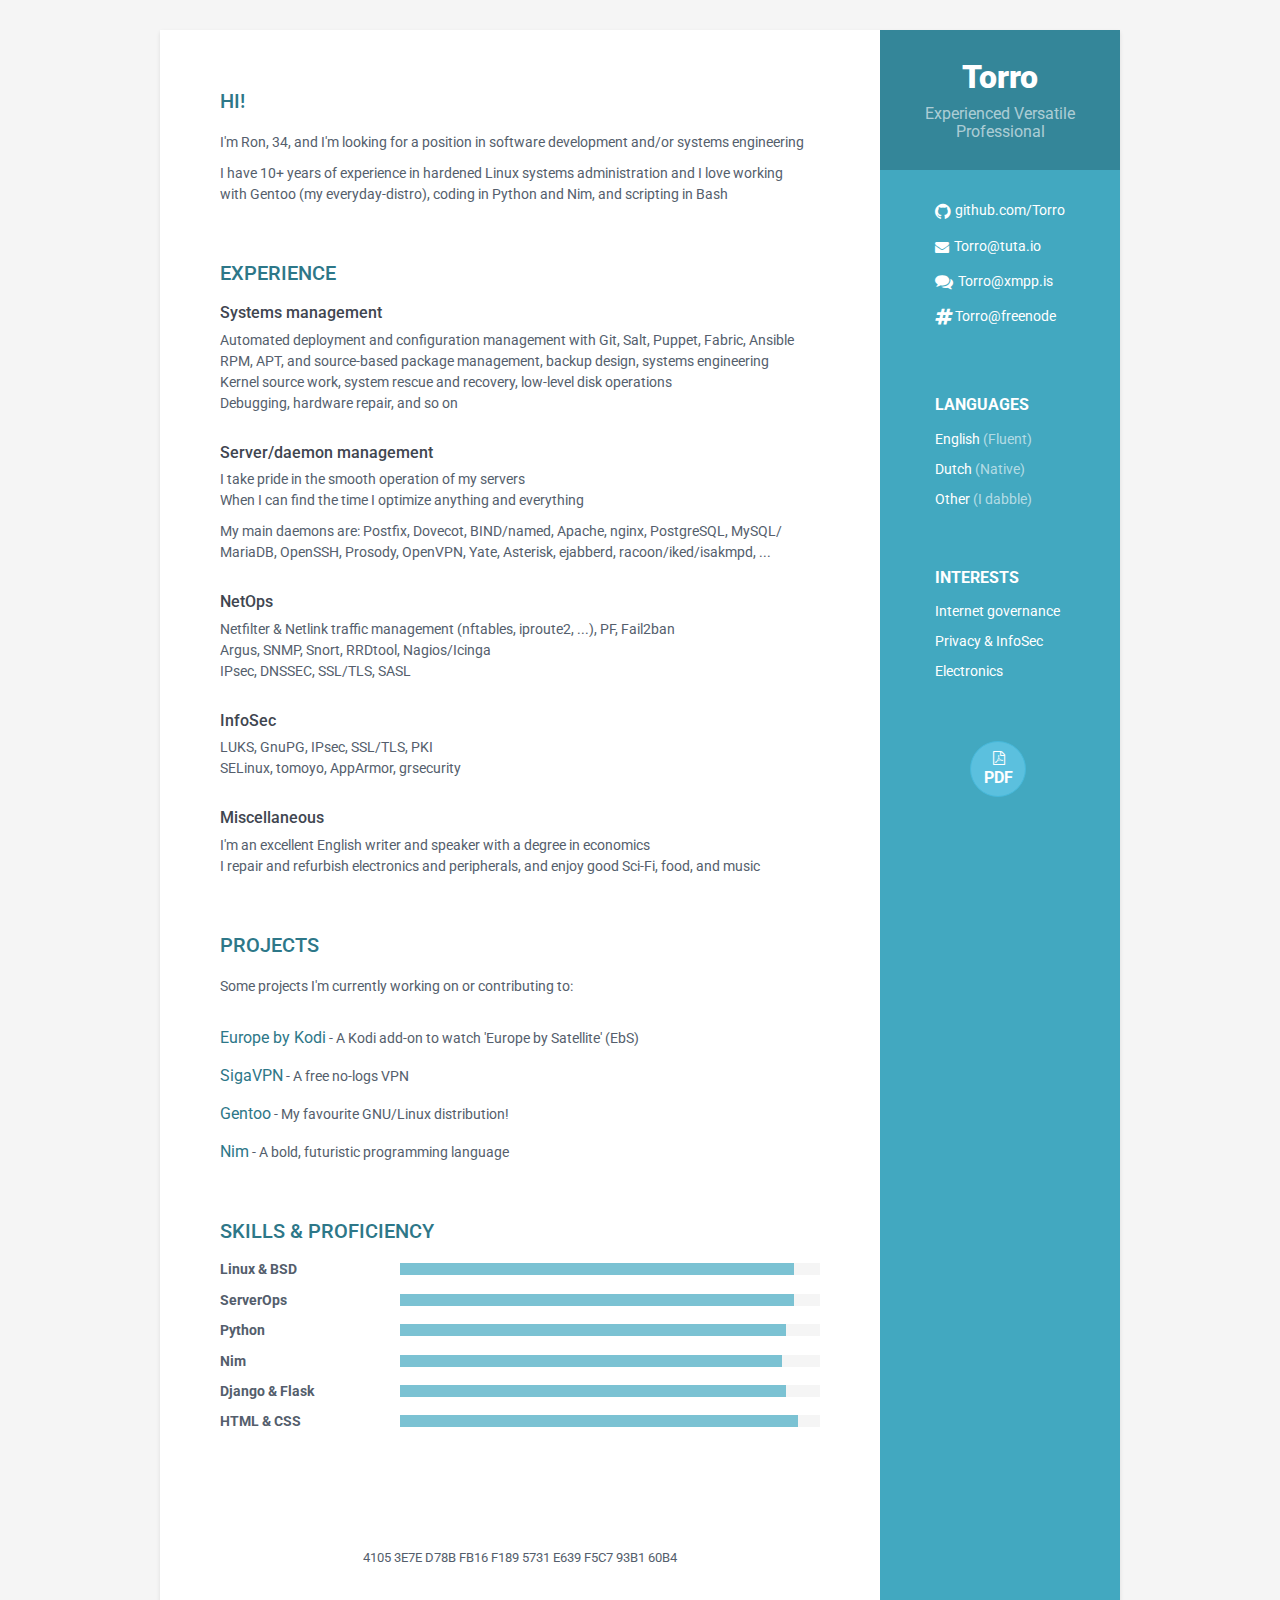
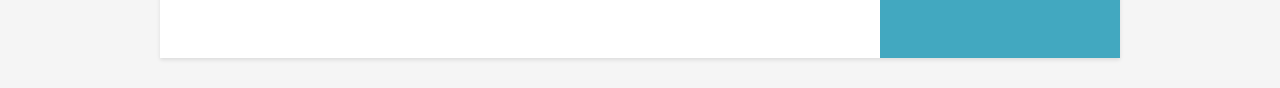
<file: index.html>
<!--
-----BEGIN PGP SIGNED MESSAGE-----
Hash: SHA512

 -->
<!DOCTYPE html> <!--[if IE 8]> <html lang="en" class="ie8"> <![endif]--> <!--[if IE 9]> <html lang="en" class="ie9"> <![endif]--> <!--[if !IE]><!--> <html lang="en"> <!--<![endif]--> <head> <title>Resumé</title> <!-- Meta --> <meta charset="utf-8"> <meta http-equiv="X-UA-Compatible" content="IE=edge"> <meta name="viewport" content="width=device-width, initial-scale=1.0"> <meta name="description" content="Torro's resumé"> <link href='https://fonts.googleapis.com/css?family=Roboto:400,500,400italic,300italic,300,500italic,700,700italic,900,900italic' rel='stylesheet' type='text/css'> <!-- Global CSS --> <link rel="stylesheet" href="https://cdnjs.cloudflare.com/ajax/libs/twitter-bootstrap/3.3.7/css/bootstrap.min.css" integrity="sha256-916EbMg70RQy9LHiGkXzG8hSg9EdNy97GazNG/aiY1w=" crossorigin="anonymous" /> <!-- Plugins CSS --> <link rel="stylesheet" href="https://cdnjs.cloudflare.com/ajax/libs/font-awesome/4.7.0/css/font-awesome.min.css" integrity="sha256-eZrrJcwDc/3uDhsdt61sL2oOBY362qM3lon1gyExkL0=" crossorigin="anonymous" /> <!-- Theme CSS --> <link id="theme-style" rel="stylesheet" href="/assets/css/styles.css"> <!-- HTML5 shim and Respond.js for IE8 support of HTML5 elements and media queries --> <!--[if lt IE 9]> <script src="https://oss.maxcdn.com/html5shiv/3.7.2/html5shiv.min.js"></script> <script src="https://oss.maxcdn.com/respond/1.4.2/respond.min.js"></script> <![endif]--> </head> <body> <div class="wrapper"> <!-- Use icons from fontawesome when you are adding new item in the contact list --> <div class="sidebar-wrapper"> <div class="profile-container"> <h1 class="name">Torro</h1> <h3 class="tagline">Experienced Versatile Professional</h3> </div><!--//profile-container--> <div class="contact-container container-block"> <ul class="list-unstyled contact-list"> <li class="github"><i class="fa fa-github"></i><a href="http://github.com/Torro" target="_blank">github.com/Torro</a></li> <li class="email"><i class="fa fa-envelope"></i><a href="mailto:Torro@tuta.io">Torro@tuta.io</a></li> <li class="xmpp"><i class="fa fa-comments"></i><a href="xmpp://Torro@xmpp.is">Torro@xmpp.is</a></li> <li class="freenode"><i class="fa fa-hashtag" id="freenode"></i><a href="ircs://chat.freenode.net">Torro@freenode</a></li> </ul> </div><!--//contact-container--> <div class="languages-container container-block"> <h2 class="container-block-title">Languages</h2> <ul class="list-unstyled interests-list"> <li>English <span class="lang-desc">(Fluent)</span></li> <li>Dutch <span class="lang-desc">(Native)</span></li> <li>Other <span class="lang-desc">(I dabble)</span></li> </ul> </div><!--//interests--> <div class="interests-container container-block"> <h2 class="container-block-title">Interests</h2> <ul class="list-unstyled interests-list"> <li>Internet governance</li> <li>Privacy &amp; InfoSec</li> <li>Electronics</li> </ul> </div><!--//interests--> <div class="container-btn-center"> <a title="Download Ron's resumé" download href="assets/Ron's resumé.pdf" class="btn btn-info btn-circle"><i class="fa fa-file-pdf-o"></i><h2 class="container-block-title">pdf</h2></a> </div> </div><!--//sidebar-wrapper--> <div class="main-wrapper"> <section class="section summary-section"> <h2 class="section-title">Hi!</h2> <div class="summary"> <p> <span>I'm Ron, 34, and I'm looking for a position in software development and/or systems engineering</span> </p> <p> <span>I have 10+ years of experience in hardened Linux systems administration and I love working</span> <span>with Gentoo (my everyday-distro), coding in Python and Nim, and scripting in Bash</span> </p> </div><!--//summary--> </section><!--//section--> <section class="section experiences-section"> <h2 class="section-title">Experience</h2> <div class="item"> <div class="meta"> <div class="upper-row"> <h3 class="job-title">Systems management</h3> </div><!--//upper-row--> <div class="company"></div> </div><!--//meta--> <div class="details"> <p> <span>Automated deployment and configuration management with Git, Salt, Puppet, Fabric, Ansible</span> <span>RPM, APT, and source-based package management, backup design, systems engineering</span> <span>Kernel source work, system rescue and recovery, low-level disk operations</span> <span>Debugging, hardware repair, and so on</span> </p> </div><!--//details--> </div><!--//item--> <div class="item"> <div class="meta"> <div class="upper-row"> <h3 class="job-title">Server/daemon management</h3> </div><!--//upper-row--> <div class="company"></div> </div><!--//meta--> <div class="details"> <p> <span>I take pride in the smooth operation of my servers</span> <span>When I can find the time I optimize anything and everything</span> </p> <p> <span>My main daemons are: Postfix, Dovecot, BIND/named, Apache, nginx, PostgreSQL, MySQL/</span> <span>MariaDB, OpenSSH, Prosody, OpenVPN, Yate, Asterisk, ejabberd, racoon/iked/isakmpd, ...</span> </p> </div><!--//details--> </div><!--//item--> <div class="item"> <div class="meta"> <div class="upper-row"> <h3 class="job-title">NetOps</h3> </div><!--//upper-row--> <div class="company"></div> </div><!--//meta--> <div class="details"> <p> <span>Netfilter &amp; Netlink traffic management (nftables, iproute2, ...), PF, Fail2ban</span> <span>Argus, SNMP, Snort, RRDtool, Nagios/Icinga</span> <span>IPsec, DNSSEC, SSL/TLS, SASL</span> </p> </div><!--//details--> </div><!--//item--> <div class="item"> <div class="meta"> <div class="upper-row"> <h3 class="job-title">InfoSec</h3> </div><!--//upper-row--> <div class="company"></div> </div><!--//meta--> <div class="details"> <p> <span>LUKS, GnuPG, IPsec, SSL/TLS, PKI</span> <span>SELinux, tomoyo, AppArmor, grsecurity</span> </p> </div><!--//details--> </div><!--//item--> <div class="item"> <div class="meta"> <div class="upper-row"> <h3 class="job-title">Miscellaneous</h3> </div><!--//upper-row--> <div class="company"></div> </div><!--//meta--> <div class="details"> <p> <span>I'm an excellent English writer and speaker with a degree in economics</span> <span>I repair and refurbish electronics and peripherals, and enjoy good Sci-Fi, food, and music</span> </p> </div><!--//details--> </div><!--//item--> </section><!--//section--> <section class="section projects-section"> <h2 class="section-title">Projects</h2> <div class="intro"> <p>Some projects I'm currently working on or contributing to:</p> </div> <div class="item"> <span class="project-title"><a href="https://github.com/torro/plugin.video.EuropebyKodi">Europe by Kodi</a></span> - <span class="project-tagline">A Kodi add-on to watch 'Europe by Satellite' (EbS)</span> </div> <div class="item"> <span class="project-title"><a href="https://sigavpn.com">SigaVPN</a></span> - <span class="project-tagline">A free no-logs VPN</span></div> <div class="item"> <span class="project-title"><a href="https://gentoo.org">Gentoo</a></span> - <span class="project-tagline">My favourite GNU/Linux distribution!</span></div> <div class="item"> <span class="project-title"><a href="https://nim-lang.org">Nim</a></span> - <span class="project-tagline">A bold, futuristic programming language</span></div> </section> <section class="skills-section section"> <h2 class="section-title">Skills &amp; Proficiency</h2> <div class="skillset"> <div class="item"> <h3 class="level-title">Linux &amp; BSD</h3> <div class="level-bar"> <div class="level-bar-inner" data-level="98%"> </div> </div><!--//level-bar--> </div><!--//item--> <div class="item"> <h3 class="level-title">ServerOps</h3> <div class="level-bar"> <div class="level-bar-inner" data-level="98%"> </div> </div><!--//level-bar--> </div><!--//item--> <div class="item"> <h3 class="level-title">Python</h3> <div class="level-bar"> <div class="level-bar-inner" data-level="96%"> </div> </div><!--//level-bar--> </div><!--//item--> <div class="item"> <h3 class="level-title">Nim</h3> <div class="level-bar"> <div class="level-bar-inner" data-level="95%"> </div> </div> </div> <div class="item"> <h3 class="level-title">Django &amp; Flask</h3> <div class="level-bar"> <div class="level-bar-inner" data-level="96%"> </div> </div><!--//level-bar--> </div><!--//item--> <div class="item"> <h3 class="level-title">HTML &amp; CSS</h3> <div class="level-bar"> <div class="level-bar-inner" data-level="99%"> </div> </div><!--//level-bar--> </div><!--//item--> </div> </section><!--//skills-section--> <footer class="footer"> <div> <small class="pgp">4105 3E7E D78B FB16 F189 5731 E639 F5C7 93B1 60B4</small> </div><!--//container--> </footer><!--//footer--> </div><!--//main-body--> </div> <!-- Javascript --> <script src="https://cdnjs.cloudflare.com/ajax/libs/jquery/2.2.4/jquery.min.js" integrity="sha256-BbhdlvQf/xTY9gja0Dq3HiwQF8LaCRTXxZKRutelT44=" crossorigin="anonymous"></script> <script src="https://cdnjs.cloudflare.com/ajax/libs/twitter-bootstrap/3.3.7/js/bootstrap.min.js" integrity="sha256-U5ZEeKfGNOja007MMD3YBI0A3OSZOQbeG6z2f2Y0hu8=" crossorigin="anonymous"></script> <!-- custom js --> <script type="text/javascript" src="/assets/js/main.min.js"></script> </body> </html>
<!--
-----BEGIN PGP SIGNATURE-----

iQIzBAEBCgAdFiEEQQU+fteL+xbxiVcx5jn1x5OxYLQFAl/I/RsACgkQ5jn1x5Ox
YLSkpxAAp/aXwK44w653IwYYc58cQtNaEkfRhwZgTLh9C72jwfNKdLYaVlKeKb37
GKx8gvM0UmNhcmFVI6hZlouKQty8qL3vebTMtsxWOt4epSroC1j7jgQt/Oqai9CF
c3nVXobisjQGhW2CZI/t1T7m35bvu4lFro9Ipi1Kux+dxwuqht2lOwMNQweHXLj7
TzKGh25eBYL2OeKh2F8Xj3kvuAgBX5r8Aw8PTw2LakTgdSDvys589Dl++5+FEMbB
AuFmqnqembzAALi8BriQfX3qKVaHXFKCO+oYvVRTwe6Yxm1bg4HyYJmPIBNPggH5
9cJ/b+pYnpZh6XJLXe6d2cIQYGEzn9I12mQfa+cCxgaOhPsT0EEXHMeFvxyAB/T+
eHQ9EhIRdhn7GUfbG+sou0uN2zHJvPeUzFJBEW12rj/LOGoCyzWMFpXQSrZSLXE9
loG7fd0dDIAl5RDqeZ8HgCOk9pDsXcn2P5JdEqGrL5MLhvdEBX1kkobypwejCRhq
znvnDn85QUGSEdbIBs6iG8E3/+J0k78UsLOjMpWKep7HLAoOnCaojIofHBKOkgxa
WVx7BvUxMk4Ku1Nr6U5cCjAmzFfrzJJ7Tgpq0oI1i5kDcSxmn1LgDzi4chSmk84S
qo0UTykUIpLJGzU7NinjR9pMp28GMj+HAhs9JrJLT1JzAFDS6p4=
=685p
-----END PGP SIGNATURE-----
-->
</file>
<file: assets/css/styles.css>
/*   
 * Template Name: Orbit - Responsive Resume/CV Template for Developers
 * Version: 1.0
 * Author: Xiaoying Riley
 * Twitter: @3rdwave_themes
 * License: Creative Commons Attribution 3.0 License
 * Website: http://themes.3rdwavemedia.com/
*/
/* styles.css */
/* ======= Base ======= */
body {
  font-family: 'Roboto', sans-serif;
  color: #545E6C;
  background: #f5f5f5;
  font-size: 14px;
  padding: 30px;
  -webkit-font-smoothing: antialiased;
  -moz-osx-font-smoothing: grayscale;
}
h1,
h2,
h3,
h4,
h5,
h6 {
  font-weight: 700;
}
a {
  color: #2d7788;
  -webkit-transition: all 0.4s ease-in-out;
  -moz-transition: all 0.4s ease-in-out;
  -ms-transition: all 0.4s ease-in-out;
  -o-transition: all 0.4s ease-in-out;
}
a:hover {
  text-decoration: underline;
  color: #1a454f;
}
a:focus {
  text-decoration: none;
}
p {
  line-height: 1.5;
}
.wrapper {
  background: #42A8C0;
  max-width: 960px;
  margin: 0 auto;
  position: relative;
  -webkit-box-shadow: 0px 2px 4px rgba(0, 0, 0, 0.1);
  -moz-box-shadow: 0px 2px 4px rgba(0, 0, 0, 0.1);
  box-shadow: 0px 2px 4px rgba(0, 0, 0, 0.1);
}
.sidebar-wrapper {
  background: #42A8C0;
  position: absolute;
  right: 0;
  width: 240px;
  height: 100%;
  min-height: 800px;
  color: #fff;
}
.sidebar-wrapper a {
  color: #fff;
}
.sidebar-wrapper .profile-container {
  padding: 30px;
  background: rgba(0, 0, 0, 0.2);
  text-align: center;
  color: #fff;
}
.sidebar-wrapper .name {
  font-size: 32px;
  font-weight: 900;
  margin-top: 0;
  margin-bottom: 10px;
}
.sidebar-wrapper .tagline {
  color: rgba(255, 255, 255, 0.6);
  font-size: 16px;
  font-weight: 400;
  margin-top: 0;
  margin-bottom: 0;
}
.sidebar-wrapper .profile {
  margin-bottom: 15px;
}
.sidebar-wrapper .contact-list .fa {
  margin-right: 5px;
  font-size: 18px;
  vertical-align: middle;
}
.sidebar-wrapper .contact-list .fa .fn {
	margin-right: 2px;
}
.sidebar-wrapper .contact-list li {
  margin-bottom: 15px;
}
.sidebar-wrapper .contact-list li:last-child {
  margin-bottom: 0;
}
.sidebar-wrapper .contact-list .email .fa {
  font-size: 14px;
}
.sidebar-wrapper .container-block {
  padding: 30px;
  padding-left: 55px;
}
.sidebar-wrapper .container-block-title {
  text-transform: uppercase;
  font-size: 16px;
  font-weight: 700;
  margin-top: 0;
  margin-bottom: 15px;
}
.sidebar-wrapper .degree {
  font-size: 14px;
  margin-top: 0;
  margin-bottom: 5px;
}
.sidebar-wrapper .education-container .item {
  margin-bottom: 15px;
}
.sidebar-wrapper .education-container .item:last-child {
  margin-bottom: 0;
}
.sidebar-wrapper .education-container .meta {
  color: rgba(255, 255, 255, 0.6);
  font-weight: 500;
  margin-bottom: 0px;
  margin-top: 0;
}
.sidebar-wrapper .education-container .time {
  color: rgba(255, 255, 255, 0.6);
  font-weight: 500;
  margin-bottom: 0px;
}
.sidebar-wrapper .languages-container .lang-desc {
  color: rgba(255, 255, 255, 0.6);
}
.sidebar-wrapper .languages-list {
  margin-bottom: 0;
}
.sidebar-wrapper .languages-list li {
  margin-bottom: 10px;
}
.sidebar-wrapper .languages-list li:last-child {
  margin-bottom: 0;
}
.sidebar-wrapper .interests-list {
  margin-bottom: 0;
}
.sidebar-wrapper .interests-list li {
  margin-bottom: 10px;
}
.sidebar-wrapper .interests-list li:last-child {
  margin-bottom: 0;
}
.main-wrapper {
  background: #fff;
  padding: 60px;
  padding-right: 300px;
}
.main-wrapper .section-title {
  text-transform: uppercase;
  font-size: 20px;
  font-weight: 500;
  color: #2d7788;
  position: relative;
  margin-top: 0;
  margin-bottom: 20px;
}
.main-wrapper .section-title .fa {
  width: 30px;
  height: 30px;
  margin-right: 8px;
  display: inline-block;
  color: #fff;
  -webkit-border-radius: 50%;
  -moz-border-radius: 50%;
  -ms-border-radius: 50%;
  -o-border-radius: 50%;
  border-radius: 50%;
  -moz-background-clip: padding;
  -webkit-background-clip: padding-box;
  background-clip: padding-box;
  background: #2d7788;
  text-align: center;
  padding-top: 8px;
  font-size: 16px;
  position: relative;
  top: -2px;
}
.main-wrapper .section {
  margin-bottom: 57px;
}
.main-wrapper .experiences-section .item {
  margin-bottom: 30px;
}
.main-wrapper .upper-row {
  position: relative;
  overflow: hidden;
  margin-bottom: 2px; 
}
.main-wrapper .job-title {
  color: #3F4650;
  font-size: 16px;
  margin-top: 0;
  margin-bottom: 0;
  font-weight: 500;
}
.main-wrapper .time {
  position: absolute;
  right: 0;
  top: 0;
  color: #97AAC3;
}
.main-wrapper .company {
  margin-bottom: 8px;
  color: #97AAC3;
}
.main-wrapper .project-title {
  font-size: 16px;
  font-weight: 400;
  margin-top: 0;
  margin-bottom: 5px;
}
.main-wrapper .projects-section .intro {
  margin-bottom: 30px;
}
.main-wrapper .projects-section .item {
  margin-bottom: 15px;
}
.skillset .item {
  margin-bottom: 15px;
  overflow: hidden;
}
.skillset .level-title {
  font-size: 14px;
  margin-top: 0;
  margin-bottom: 12px;
}
.skillset .level-bar {
  height: 12px;
  background: #f5f5f5;
}
.skillset .level-bar-inner {
  height: 12px;
  background: #7bc2d3;
}
.footer {
  padding: 30px;
  padding-top: 60px;
  text-align: center;
}
.footer .pgp {
  line-height: 1.6;
  color: #545E6C;
  font-size: 13px;
}
.footer .fa-heart {
  color: #fb866a;
}
/* Extra small devices (phones, less than 768px) */
@media (max-width: 767px) {
  .sidebar-wrapper {
    position: static;
    width: inherit;
  }
  .main-wrapper {
    padding: 30px;
  }
  .main-wrapper .time {
    position: static;
    display: block;
    margin-top: 5px;
  }
  .main-wrapper .upper-row {
    margin-bottom: 0;
  }
}
/* Small devices (tablets, 768px and up) */
/* Medium devices (desktops, 992px and up) */
@media (min-width: 992px) {
  .skillset .level-title {
    display: inline-block;
    float: left;
    width: 30%;
    margin-bottom: 0;
  }
  .skillset .level-bar {
    display: inline-block;
    width: 70%;
    float: left;
    position: relative;
    top: 1px;
  }
}
/* Large devices (large desktops, 1200px and up) */
/* Extra large devices (large desktops, 1200px and up) */

/* 
used for profile image
*/
.profile-img {
  max-width: 100px;
  margin-bottom: 15px;
  border: 0px solid #fff;
  border-radius: 100%;
  box-shadow: 0 1px 1px rgba(0, 0, 0, 0.1);
}

/* ADDITIONS */
#freenode {
  margin-right: 2px;
}
p span {
  display: block;
}
.btn-circle {
  float: left;
  width: 56px;
  height: 56px;
  text-align: center;
  padding: 7px 0 7px 1px;
  line-height: 1.42;
  border-radius: 28px;
  text-align: center;
}
.container-btn-center {
  padding: 30px 90px;
}

@media print {

  .main-wrapper .section {
    margin-bottom: 32px;
  }

  .skills-section {
     margin-top: 200px;
  }

  a[href]:after {
    content: none !important;
  }

  .btn {
    visibility: hidden;
  }
}
</file>
